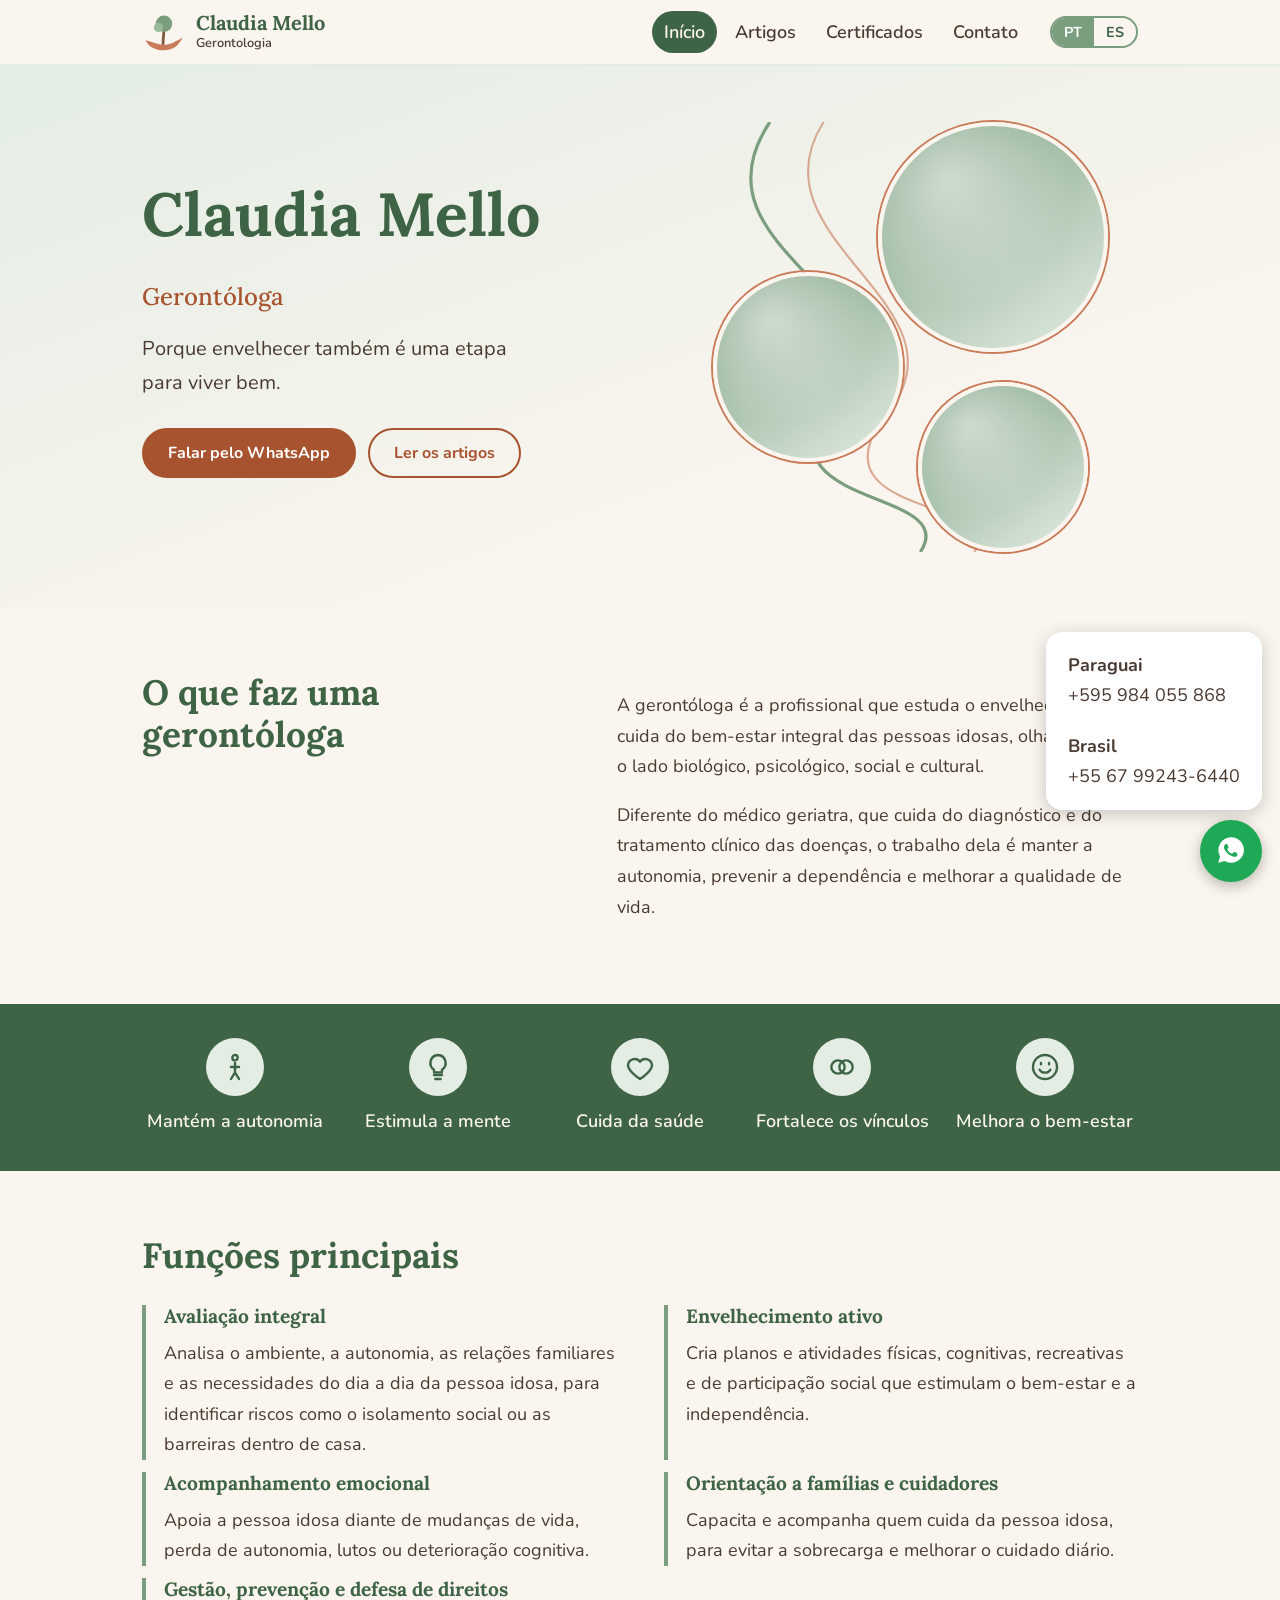
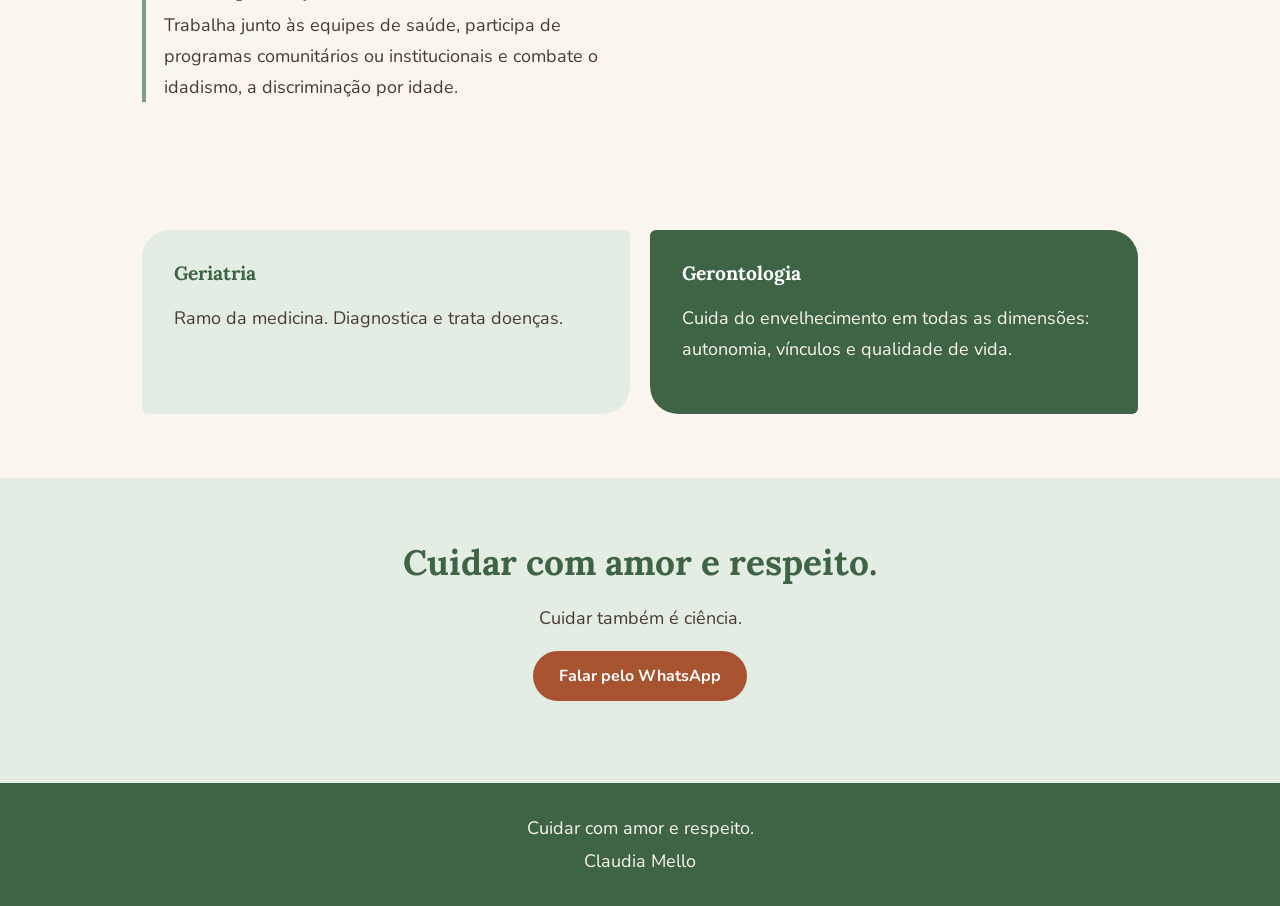
<file: index.html>
<!DOCTYPE html>
<html lang="pt-BR"><head><meta charset="utf-8">
<meta name="viewport" content="width=device-width,initial-scale=1">
<title data-es="Claudia Mello, Gerontóloga">Claudia Mello, Gerontóloga</title>
<meta name="description" content="Claudia Mello, gerontóloga. Artigos, certificados e contato.">
<link rel="preconnect" href="https://fonts.googleapis.com"><link rel="preconnect" href="https://fonts.gstatic.com" crossorigin>
<link href="https://fonts.googleapis.com/css2?family=Lora:wght@500;700&family=Nunito:wght@400;600;700&display=swap" rel="stylesheet">
<link rel="stylesheet" href="style.css"></head><body>
<header><div class="w bar"><a class="brand" href="index.html"><svg class="logo" viewBox="0 0 48 48" aria-hidden="true"><path d="M23 37c0-8 1-12 1-17" stroke="#7a5a3c" stroke-width="3" fill="none" stroke-linecap="round"/><circle cx="24" cy="15" r="9" fill="#7A9E7E"/><circle cx="18" cy="19" r="5" fill="#9bbb9d"/><path d="M4 33c8 2 14 5 20 5 6 0 12-3 20-8-3 8-10 14-20 14C14 44 7 40 4 33z" fill="#C97B5A"/></svg><span>Claudia Mello<small data-es="Gerontología">Gerontologia</small></span></a>
<nav><a href="index.html" aria-current="page" data-es="Inicio">Início</a><a href="artigos.html" data-es="Artículos">Artigos</a><a href="certificados.html" data-es="Certificados">Certificados</a><a href="contato.html" data-es="Contacto">Contato</a></nav><div class="lang" role="group" aria-label="Idioma"><button data-l="pt">PT</button><button data-l="es">ES</button></div></div></header>
<main><section class="hero"><div class="w hg"><div class="ht">
<h1 data-es="Claudia Mello">Claudia Mello</h1><p class="role" data-es="Gerontóloga">Gerontóloga</p><p class="lead" data-es="Porque envejecer también es una etapa para vivir bien.">Porque envelhecer também é uma etapa para viver bem.</p>
<p class="cta"><button class="btn" data-wa data-es="Hablar por WhatsApp">Falar pelo WhatsApp</button><a class="btn ghost" href="artigos.html" data-es="Leer los artículos">Ler os artigos</a></p></div>
<div class="fotos"><svg class="wave" viewBox="0 0 400 400" aria-hidden="true"><path d="M60 0C-20 120 200 160 120 260S240 340 200 400" fill="none" stroke="#7A9E7E" stroke-width="3"/><path d="M110 0C40 110 250 170 170 270S290 350 250 400" fill="none" stroke="#C97B5A" stroke-width="2" opacity=".6"/></svg>
<div class="foto f1" role="img" aria-label="Mãos de uma pessoa idosa"></div>
<div class="foto f2" role="img" aria-label="Casal de idosos sorrindo"></div>
<div class="foto f3" role="img" aria-label="Idosa com bengala"></div></div></div></section>
<section class="w sec"><div class="two"><div><h2 data-es="¿Qué hace una gerontóloga?">O que faz uma gerontóloga</h2></div><div><p data-es="Una gerontóloga es una profesional especializada en el proceso de envejecimiento y en el bienestar integral de las personas mayores desde un enfoque biológico, psicológico, social y cultural.">A gerontóloga é a profissional que estuda o envelhecimento e cuida do bem-estar integral das pessoas idosas, olhando para o lado biológico, psicológico, social e cultural.</p><p data-es="A diferencia de un médico geriatra —que se centra en el diagnóstico y tratamiento clínico de enfermedades—, su trabajo busca mantener la autonomía, prevenir la dependencia y mejorar la calidad de vida.">Diferente do médico geriatra, que cuida do diagnóstico e do tratamento clínico das doenças, o trabalho dela é manter a autonomia, prevenir a dependência e melhorar a qualidade de vida.</p></div></div></section>
<section class="band"><div class="w"><ul class="vals"><li><svg viewBox="0 0 24 24" aria-hidden="true"><circle cx="12" cy="5" r="2"/><path d="M12 9v7m0 0-3 5m3-5 3 5M9 12h6"/></svg><span data-es="Mantiene la autonomía">Mantém a autonomia</span></li><li><svg viewBox="0 0 24 24" aria-hidden="true"><path d="M9 18h6M10 21h4M12 3a6 6 0 0 0-3 11v2h6v-2a6 6 0 0 0-3-11z"/></svg><span data-es="Estimula la mente">Estimula a mente</span></li><li><svg viewBox="0 0 24 24" aria-hidden="true"><path d="M12 21s-8-5-9-10a5 5 0 0 1 9-3 5 5 0 0 1 9 3c-1 5-9 10-9 10z"/></svg><span data-es="Cuida la salud">Cuida da saúde</span></li><li><svg viewBox="0 0 24 24" aria-hidden="true"><circle cx="9" cy="12" r="5"/><circle cx="15" cy="12" r="5"/></svg><span data-es="Fortalece los vínculos">Fortalece os vínculos</span></li><li><svg viewBox="0 0 24 24" aria-hidden="true"><circle cx="12" cy="12" r="9"/><path d="M8 14c1.5 3 6.500 3 8 0M9 9v1M15 9v1"/></svg><span data-es="Mejora el bienestar">Melhora o bem-estar</span></li></ul></div></section>
<section class="w sec"><h2 data-es="Funciones principales">Funções principais</h2><div class="fn"><div><h3 data-es="Evaluación integral">Avaliação integral</h3><p data-es="Analiza el entorno, la autonomía, las relaciones familiares y las necesidades cotidianas de la persona mayor para detectar riesgos como el aislamiento social o barreras en el hogar.">Analisa o ambiente, a autonomia, as relações familiares e as necessidades do dia a dia da pessoa idosa, para identificar riscos como o isolamento social ou as barreiras dentro de casa.</p></div><div><h3 data-es="Envejecimiento activo">Envelhecimento ativo</h3><p data-es="Diseña planes y actividades (físicas, cognitivas, recreativas y de participación social) para promover el bienestar y la independencia.">Cria planos e atividades físicas, cognitivas, recreativas e de participação social que estimulam o bem-estar e a independência.</p></div><div><h3 data-es="Acompañamiento emocional y de procesos">Acompanhamento emocional</h3><p data-es="Apoya a la persona mayor ante cambios vitales, pérdida de autonomía, duelos o deterioro cognitivo.">Apoia a pessoa idosa diante de mudanças de vida, perda de autonomia, lutos ou deterioração cognitiva.</p></div><div><h3 data-es="Orientación a familias y cuidadores">Orientação a famílias e cuidadores</h3><p data-es="Capacita y acompaña a quienes cuidan al adulto mayor para prevenir la sobrecarga y mejorar la atención diaria.">Capacita e acompanha quem cuida da pessoa idosa, para evitar a sobrecarga e melhorar o cuidado diário.</p></div><div><h3 data-es="Gestión, prevención y defensa de derechos">Gestão, prevenção e defesa de direitos</h3><p data-es="Coordina con equipos de salud, participa en programas comunitarios o institucionales y combate el edadismo (discriminación por edad).">Trabalha junto às equipes de saúde, participa de programas comunitários ou institucionais e combate o idadismo, a discriminação por idade.</p></div></div></section>
<section class="w sec"><div class="vs"><div><h3 data-es="Geriatría">Geriatria</h3><p data-es="Rama de la medicina. Diagnostica y trata enfermedades.">Ramo da medicina. Diagnostica e trata doenças.</p></div><div class="g"><h3 data-es="Gerontología">Gerontologia</h3><p data-es="Atiende el envejecimiento en todas sus dimensiones: autonomía, vínculos y calidad de vida.">Cuida do envelhecimento em todas as dimensões: autonomia, vínculos e qualidade de vida.</p></div></div></section>
<section class="end"><div class="w"><h2 data-es="Cuidar con amor y respeto.">Cuidar com amor e respeito.</h2><p data-es="Cuidar también es ciencia.">Cuidar também é ciência.</p><p><button class="btn" data-wa data-es="Hablar por WhatsApp">Falar pelo WhatsApp</button></p></div></section></main>
<footer><div class="w"><p data-es="Cuidar con amor y respeto.">Cuidar com amor e respeito.</p><p>Claudia Mello</p></div></footer>
<div class="wa"><div id="wap" hidden><a data-n="595984055868" target="_blank" rel="noopener"><b data-es="Paraguay">Paraguai</b> +595 984 055 868</a><a data-n="5567992436440" target="_blank" rel="noopener"><b data-es="Brasil">Brasil</b> +55 67 99243-6440</a></div>
<button id="wab" aria-label="WhatsApp" aria-expanded="false"><svg viewBox="0 0 32 32"><path fill="#fff" d="M16 4a12 12 0 0 0-10.300 18L4 28l6.200-1.600A12 12 0 1 0 16 4zm6.500 16.800c-.3.800-1.600 1.500-2.200 1.600-.6.100-1.300.1-2.100-.1-.5-.2-1.100-.4-1.900-.8-3.300-1.400-5.400-4.700-5.600-4.900-.2-.2-1.300-1.700-1.300-3.200s.8-2.300 1.100-2.600c.3-.3.600-.4.800-.4h.6c.2 0 .5-.1.7.5l1 2.300c.1.200.1.400 0 .6l-.4.600-.5.600c-.2.200-.3.400-.1.700.2.300.8 1.300 1.700 2.100 1.200 1 2.200 1.400 2.500 1.500.3.200.5.100.7-.1l1-1.200c.2-.3.500-.2.700-.1l2.200 1c.3.200.5.300.5.500.1.200.1.800-.2 1.500z"/></svg></button></div>
<script src="script.js"></script></body></html>
</file>
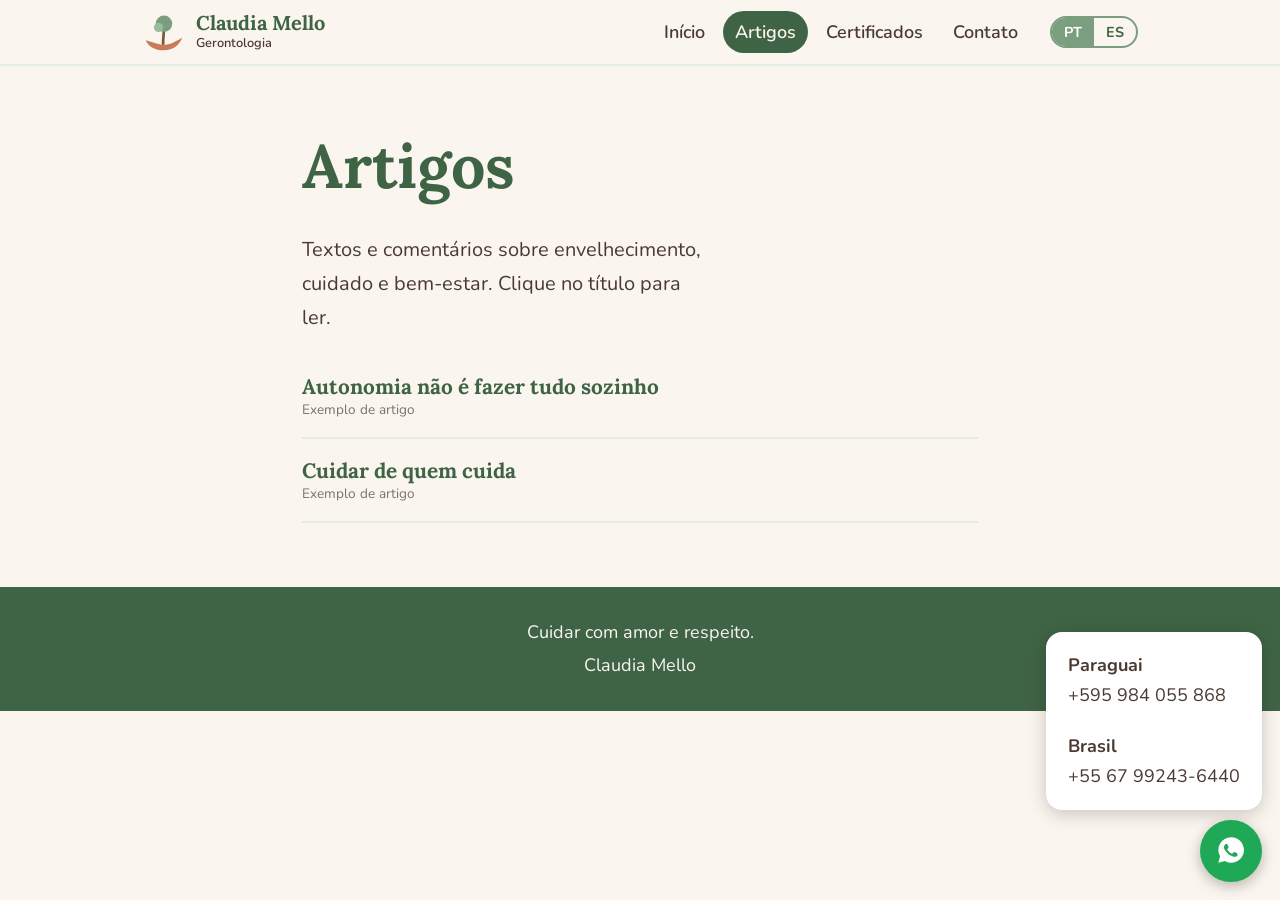
<file: artigos.html>
<!DOCTYPE html>
<html lang="pt-BR"><head><meta charset="utf-8">
<meta name="viewport" content="width=device-width,initial-scale=1">
<title data-es="Artículos, Claudia Mello">Artigos, Claudia Mello</title>
<meta name="description" content="Claudia Mello, gerontóloga. Artigos, certificados e contato.">
<link rel="preconnect" href="https://fonts.googleapis.com"><link rel="preconnect" href="https://fonts.gstatic.com" crossorigin>
<link href="https://fonts.googleapis.com/css2?family=Lora:wght@500;700&family=Nunito:wght@400;600;700&display=swap" rel="stylesheet">
<link rel="stylesheet" href="style.css"></head><body>
<header><div class="w bar"><a class="brand" href="index.html"><svg class="logo" viewBox="0 0 48 48" aria-hidden="true"><path d="M23 37c0-8 1-12 1-17" stroke="#7a5a3c" stroke-width="3" fill="none" stroke-linecap="round"/><circle cx="24" cy="15" r="9" fill="#7A9E7E"/><circle cx="18" cy="19" r="5" fill="#9bbb9d"/><path d="M4 33c8 2 14 5 20 5 6 0 12-3 20-8-3 8-10 14-20 14C14 44 7 40 4 33z" fill="#C97B5A"/></svg><span>Claudia Mello<small data-es="Gerontología">Gerontologia</small></span></a>
<nav><a href="index.html" data-es="Inicio">Início</a><a href="artigos.html" aria-current="page" data-es="Artículos">Artigos</a><a href="certificados.html" data-es="Certificados">Certificados</a><a href="contato.html" data-es="Contacto">Contato</a></nav><div class="lang" role="group" aria-label="Idioma"><button data-l="pt">PT</button><button data-l="es">ES</button></div></div></header>
<main><section class="w sec narrow"><h1 data-es="Artículos">Artigos</h1><p class="lead" data-es="Textos y comentarios sobre envejecimiento, cuidado y bienestar. Haz clic en el título para leer.">Textos e comentários sobre envelhecimento, cuidado e bem-estar. Clique no título para ler.</p><!-- Para cada novo artigo, copie um bloco details acima e troque os textos (data-es leva a versão em espanhol). --><details class="art"><summary><b data-es="Autonomía no es hacerlo todo solo">Autonomia não é fazer tudo sozinho</b><small>Exemplo de artigo</small></summary><p data-es="Tener autonomía es poder decidir sobre la propia vida, con el apoyo que sea necesario. Una persona puede necesitar ayuda para bañarse y seguir eligiendo qué viste, qué come y con quién conversa. El trabajo de la gerontología es proteger esas decisiones.">Ter autonomia é poder decidir sobre a própria vida, com o apoio que for preciso. Uma pessoa pode precisar de ajuda para tomar banho e continuar escolhendo o que veste, o que come e com quem conversa. O trabalho da gerontologia é proteger essas escolhas.</p></details><details class="art"><summary><b data-es="Cuidar a quien cuida">Cuidar de quem cuida</b><small>Exemplo de artigo</small></summary><p data-es="Quien cuida a un familiar mayor suele olvidarse de sí mismo. La sobrecarga aparece de a poco, en forma de cansancio, irritación y aislamiento. Pedir ayuda y repartir tareas también es parte del cuidado.">Quem cuida de um familiar idoso costuma esquecer de si mesmo. A sobrecarga aparece aos poucos, em forma de cansaço, irritação e isolamento. Pedir ajuda e dividir tarefas também faz parte do cuidado.</p></details></section></main>
<footer><div class="w"><p data-es="Cuidar con amor y respeto.">Cuidar com amor e respeito.</p><p>Claudia Mello</p></div></footer>
<div class="wa"><div id="wap" hidden><a data-n="595984055868" target="_blank" rel="noopener"><b data-es="Paraguay">Paraguai</b> +595 984 055 868</a><a data-n="5567992436440" target="_blank" rel="noopener"><b data-es="Brasil">Brasil</b> +55 67 99243-6440</a></div>
<button id="wab" aria-label="WhatsApp" aria-expanded="false"><svg viewBox="0 0 32 32"><path fill="#fff" d="M16 4a12 12 0 0 0-10.300 18L4 28l6.200-1.600A12 12 0 1 0 16 4zm6.500 16.800c-.3.800-1.600 1.500-2.200 1.600-.6.100-1.300.1-2.100-.1-.5-.2-1.100-.4-1.900-.8-3.300-1.400-5.400-4.700-5.600-4.900-.2-.2-1.300-1.700-1.300-3.200s.8-2.300 1.100-2.600c.3-.3.600-.4.800-.4h.6c.2 0 .5-.1.7.5l1 2.300c.1.200.1.400 0 .6l-.4.600-.5.600c-.2.200-.3.400-.1.700.2.300.8 1.300 1.700 2.100 1.200 1 2.200 1.400 2.500 1.500.3.200.5.100.7-.1l1-1.200c.2-.3.500-.2.700-.1l2.200 1c.3.200.5.300.5.500.1.200.1.800-.2 1.500z"/></svg></button></div>
<script src="script.js"></script></body></html>
</file>
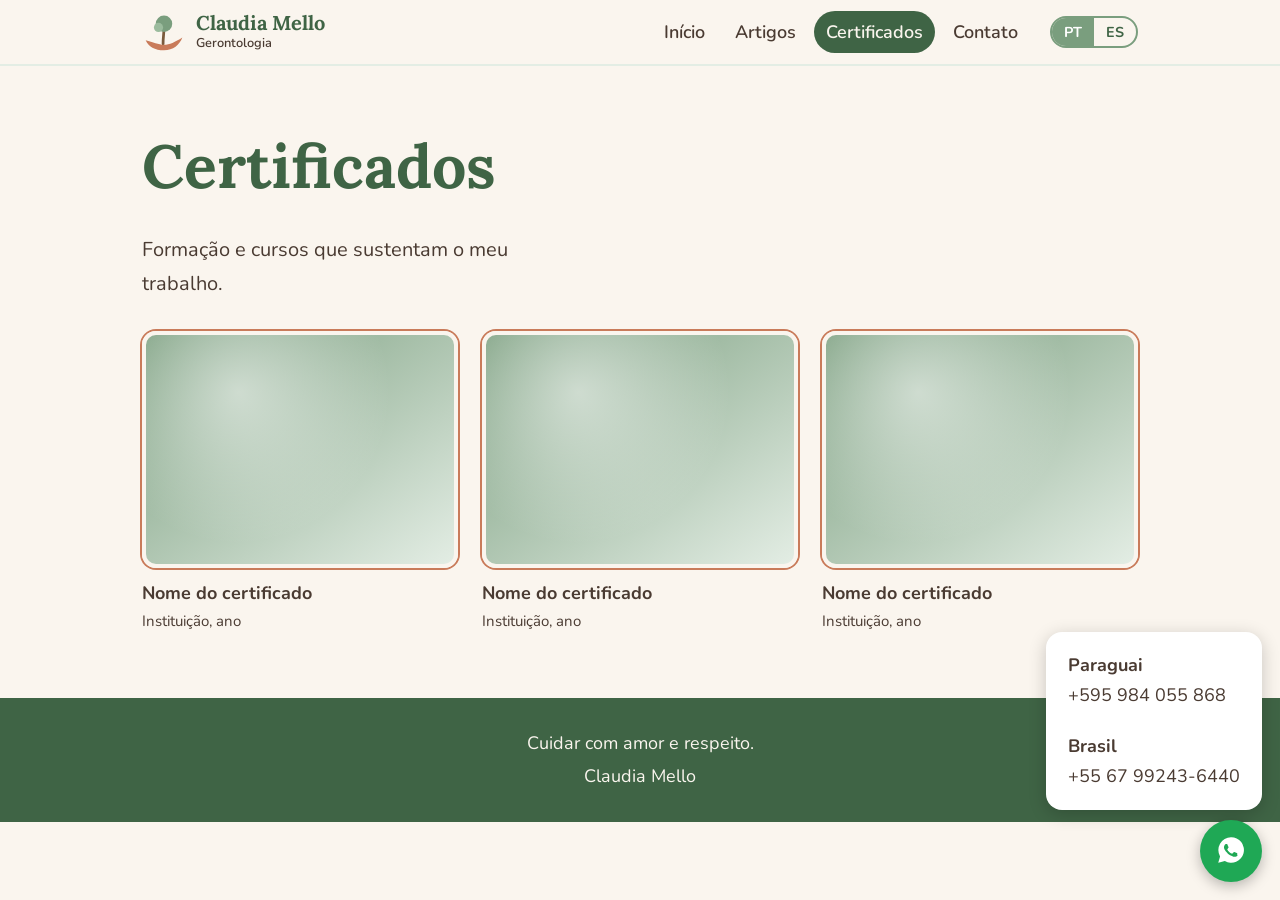
<file: certificados.html>
<!DOCTYPE html>
<html lang="pt-BR"><head><meta charset="utf-8">
<meta name="viewport" content="width=device-width,initial-scale=1">
<title data-es="Certificados, Claudia Mello">Certificados, Claudia Mello</title>
<meta name="description" content="Claudia Mello, gerontóloga. Artigos, certificados e contato.">
<link rel="preconnect" href="https://fonts.googleapis.com"><link rel="preconnect" href="https://fonts.gstatic.com" crossorigin>
<link href="https://fonts.googleapis.com/css2?family=Lora:wght@500;700&family=Nunito:wght@400;600;700&display=swap" rel="stylesheet">
<link rel="stylesheet" href="style.css"></head><body>
<header><div class="w bar"><a class="brand" href="index.html"><svg class="logo" viewBox="0 0 48 48" aria-hidden="true"><path d="M23 37c0-8 1-12 1-17" stroke="#7a5a3c" stroke-width="3" fill="none" stroke-linecap="round"/><circle cx="24" cy="15" r="9" fill="#7A9E7E"/><circle cx="18" cy="19" r="5" fill="#9bbb9d"/><path d="M4 33c8 2 14 5 20 5 6 0 12-3 20-8-3 8-10 14-20 14C14 44 7 40 4 33z" fill="#C97B5A"/></svg><span>Claudia Mello<small data-es="Gerontología">Gerontologia</small></span></a>
<nav><a href="index.html" data-es="Inicio">Início</a><a href="artigos.html" data-es="Artículos">Artigos</a><a href="certificados.html" aria-current="page" data-es="Certificados">Certificados</a><a href="contato.html" data-es="Contacto">Contato</a></nav><div class="lang" role="group" aria-label="Idioma"><button data-l="pt">PT</button><button data-l="es">ES</button></div></div></header>
<main><section class="w sec"><h1 data-es="Certificados">Certificados</h1><p class="lead" data-es="Formación y cursos que respaldan mi trabajo.">Formação e cursos que sustentam o meu trabalho.</p><div class="cg"><figure class="cert"><div class="foto" role="img" aria-label="Certificado"></div><figcaption><b data-es="Nombre del certificado">Nome do certificado</b><small><span data-es="Institución, año">Instituição, ano</span></small></figcaption></figure><figure class="cert"><div class="foto" role="img" aria-label="Certificado"></div><figcaption><b data-es="Nombre del certificado">Nome do certificado</b><small><span data-es="Institución, año">Instituição, ano</span></small></figcaption></figure><figure class="cert"><div class="foto" role="img" aria-label="Certificado"></div><figcaption><b data-es="Nombre del certificado">Nome do certificado</b><small><span data-es="Institución, año">Instituição, ano</span></small></figcaption></figure></div></section></main>
<footer><div class="w"><p data-es="Cuidar con amor y respeto.">Cuidar com amor e respeito.</p><p>Claudia Mello</p></div></footer>
<div class="wa"><div id="wap" hidden><a data-n="595984055868" target="_blank" rel="noopener"><b data-es="Paraguay">Paraguai</b> +595 984 055 868</a><a data-n="5567992436440" target="_blank" rel="noopener"><b data-es="Brasil">Brasil</b> +55 67 99243-6440</a></div>
<button id="wab" aria-label="WhatsApp" aria-expanded="false"><svg viewBox="0 0 32 32"><path fill="#fff" d="M16 4a12 12 0 0 0-10.300 18L4 28l6.200-1.600A12 12 0 1 0 16 4zm6.500 16.800c-.3.800-1.600 1.500-2.200 1.600-.6.100-1.300.1-2.100-.1-.5-.2-1.100-.4-1.900-.8-3.300-1.400-5.400-4.700-5.600-4.900-.2-.2-1.300-1.700-1.300-3.200s.8-2.300 1.100-2.600c.3-.3.600-.4.800-.4h.6c.2 0 .5-.1.7.5l1 2.300c.1.200.1.400 0 .6l-.4.600-.5.600c-.2.200-.3.400-.1.700.2.300.8 1.300 1.700 2.100 1.200 1 2.200 1.400 2.500 1.500.3.200.5.100.7-.1l1-1.200c.2-.3.500-.2.700-.1l2.200 1c.3.200.5.300.5.500.1.200.1.800-.2 1.500z"/></svg></button></div>
<script src="script.js"></script></body></html>
</file>
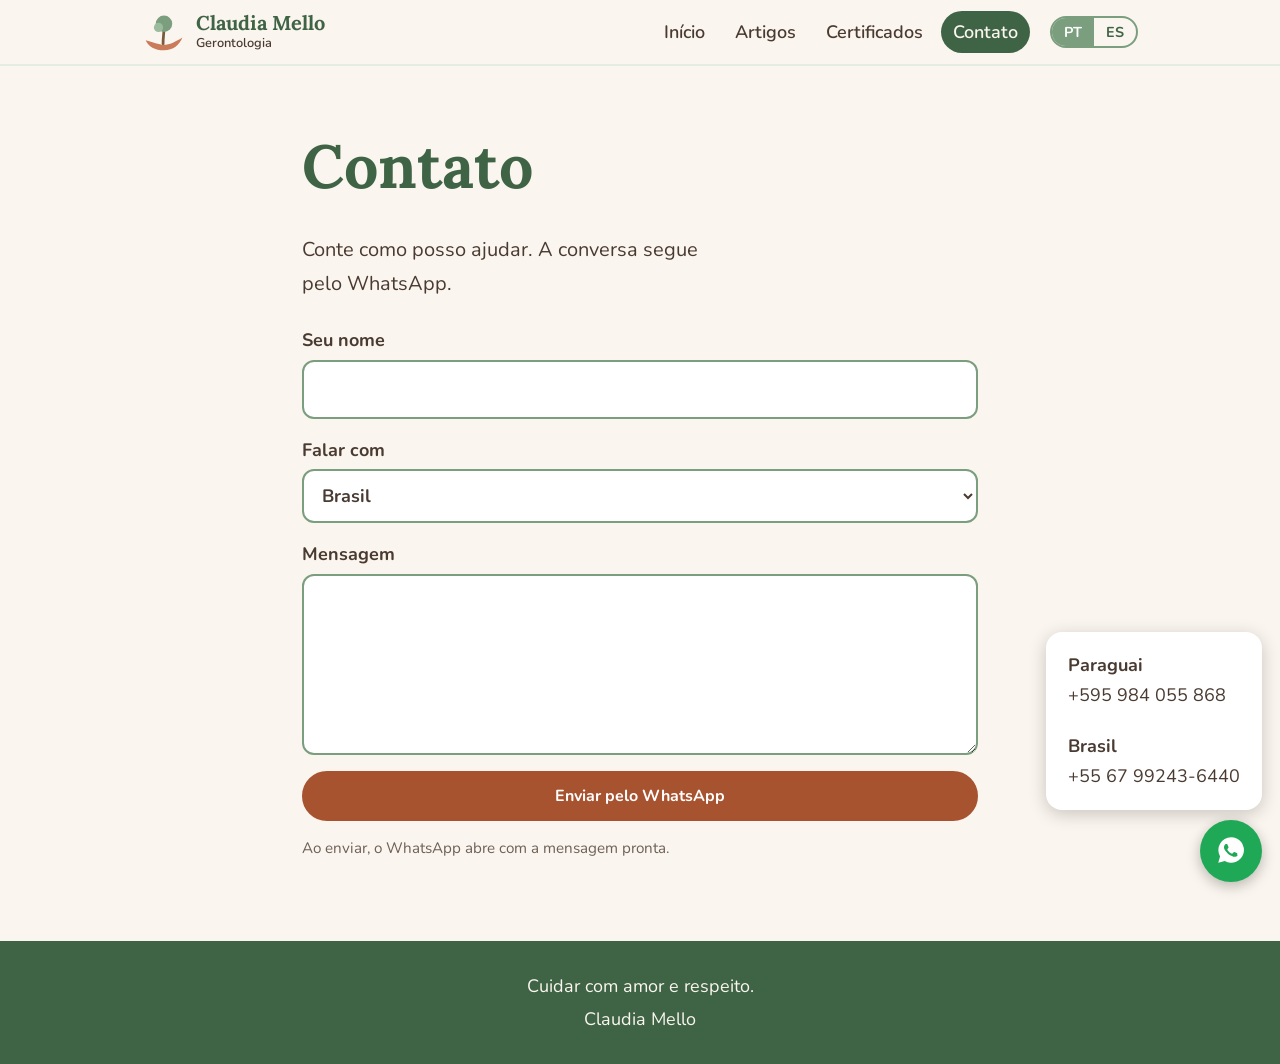
<file: contato.html>
<!DOCTYPE html>
<html lang="pt-BR"><head><meta charset="utf-8">
<meta name="viewport" content="width=device-width,initial-scale=1">
<title data-es="Contacto, Claudia Mello">Contato, Claudia Mello</title>
<meta name="description" content="Claudia Mello, gerontóloga. Artigos, certificados e contato.">
<link rel="preconnect" href="https://fonts.googleapis.com"><link rel="preconnect" href="https://fonts.gstatic.com" crossorigin>
<link href="https://fonts.googleapis.com/css2?family=Lora:wght@500;700&family=Nunito:wght@400;600;700&display=swap" rel="stylesheet">
<link rel="stylesheet" href="style.css"></head><body>
<header><div class="w bar"><a class="brand" href="index.html"><svg class="logo" viewBox="0 0 48 48" aria-hidden="true"><path d="M23 37c0-8 1-12 1-17" stroke="#7a5a3c" stroke-width="3" fill="none" stroke-linecap="round"/><circle cx="24" cy="15" r="9" fill="#7A9E7E"/><circle cx="18" cy="19" r="5" fill="#9bbb9d"/><path d="M4 33c8 2 14 5 20 5 6 0 12-3 20-8-3 8-10 14-20 14C14 44 7 40 4 33z" fill="#C97B5A"/></svg><span>Claudia Mello<small data-es="Gerontología">Gerontologia</small></span></a>
<nav><a href="index.html" data-es="Inicio">Início</a><a href="artigos.html" data-es="Artículos">Artigos</a><a href="certificados.html" data-es="Certificados">Certificados</a><a href="contato.html" aria-current="page" data-es="Contacto">Contato</a></nav><div class="lang" role="group" aria-label="Idioma"><button data-l="pt">PT</button><button data-l="es">ES</button></div></div></header>
<main><section class="w sec narrow"><h1 data-es="Contacto">Contato</h1><p class="lead" data-es="Cuéntame cómo puedo ayudar. La conversación sigue por WhatsApp.">Conte como posso ajudar. A conversa segue pelo WhatsApp.</p>
<form id="cf"><label><span data-es="Tu nombre">Seu nome</span><input name="n" required autocomplete="name"></label>
<label><span data-es="Hablar con">Falar com</span><select name="c"><option value="5567992436440" data-es="Brasil">Brasil</option><option value="595984055868" data-es="Paraguay">Paraguai</option></select></label>
<label><span data-es="Mensaje">Mensagem</span><textarea name="m" rows="5" required></textarea></label>
<button class="btn" data-es="Enviar por WhatsApp">Enviar pelo WhatsApp</button></form>
<p class="note" data-es="Al enviar, se abre WhatsApp con el mensaje listo.">Ao enviar, o WhatsApp abre com a mensagem pronta.</p></section></main>
<footer><div class="w"><p data-es="Cuidar con amor y respeto.">Cuidar com amor e respeito.</p><p>Claudia Mello</p></div></footer>
<div class="wa"><div id="wap" hidden><a data-n="595984055868" target="_blank" rel="noopener"><b data-es="Paraguay">Paraguai</b> +595 984 055 868</a><a data-n="5567992436440" target="_blank" rel="noopener"><b data-es="Brasil">Brasil</b> +55 67 99243-6440</a></div>
<button id="wab" aria-label="WhatsApp" aria-expanded="false"><svg viewBox="0 0 32 32"><path fill="#fff" d="M16 4a12 12 0 0 0-10.300 18L4 28l6.200-1.600A12 12 0 1 0 16 4zm6.500 16.800c-.3.800-1.600 1.500-2.200 1.600-.6.100-1.300.1-2.100-.1-.5-.2-1.100-.4-1.900-.8-3.300-1.400-5.400-4.700-5.600-4.900-.2-.2-1.300-1.700-1.300-3.200s.8-2.300 1.100-2.600c.3-.3.600-.4.800-.4h.6c.2 0 .5-.1.7.5l1 2.300c.1.200.1.400 0 .6l-.4.600-.5.600c-.2.200-.3.400-.1.700.2.300.8 1.300 1.700 2.100 1.200 1 2.200 1.400 2.500 1.500.3.200.5.100.7-.1l1-1.200c.2-.3.500-.2.700-.1l2.200 1c.3.200.5.300.5.500.1.200.1.800-.2 1.500z"/></svg></button></div>
<script src="script.js"></script></body></html>
</file>
<file: style.css>
:root{--c:#FAF5EE;--s:#7A9E7E;--sd:#3F6445;--sl:#E3EDE4;--t:#C97B5A;--td:#A8532F;--k:#4A3B32}
*{box-sizing:border-box}html{scroll-behavior:smooth}
body{margin:0;background:var(--c);color:var(--k);font:18px/1.7 Nunito,system-ui,sans-serif}
h1,h2,h3{font-family:Lora,Georgia,serif;line-height:1.2;color:var(--sd);margin:0 0 .5em}
h1{font-size:clamp(2.3rem,6vw,3.8rem)}h2{font-size:clamp(1.6rem,3vw,2.2rem)}h3{font-size:1.2rem}
.w{max-width:1040px;margin:auto;padding:0 22px}.narrow{max-width:720px}.sec{padding:64px 22px}
a{color:var(--td)}:focus-visible{outline:3px solid var(--td);outline-offset:3px}
header{background:var(--c);border-bottom:2px solid var(--sl);position:sticky;top:0;z-index:5}
.bar{display:flex;align-items:center;gap:20px;padding-top:10px;padding-bottom:10px;flex-wrap:wrap}
.brand{display:flex;align-items:center;gap:10px;text-decoration:none;color:var(--sd);font:700 1.25rem Lora,serif;margin-right:auto}
.brand span{display:flex;flex-direction:column;line-height:1.1}.brand small{font:600 .8rem Nunito,sans-serif;color:var(--k)}
.logo{width:44px;height:44px}
nav{display:flex;gap:6px;flex-wrap:wrap}nav a{padding:6px 12px;border-radius:99px;text-decoration:none;color:var(--k);font-weight:600}
nav a:hover{background:var(--sl)}nav a[aria-current]{background:var(--sd);color:var(--c)}
.lang{display:flex;border:2px solid var(--s);border-radius:99px;overflow:hidden}
.lang button{border:0;background:none;padding:4px 12px;font:700 .9rem Nunito,sans-serif;color:var(--sd);cursor:pointer}
.lang button[aria-pressed=true]{background:var(--s);color:#fff}
.btn{display:inline-block;border:2px solid var(--td);background:var(--td);color:#fff;padding:12px 24px;border-radius:99px;font:700 1rem Nunito,sans-serif;text-decoration:none;cursor:pointer}
.btn:hover{background:#8f4424}.ghost{background:none;color:var(--td)}.ghost:hover{background:var(--sl)}
.cta{display:flex;gap:12px;flex-wrap:wrap;margin-top:28px}
.hero{background:linear-gradient(160deg,var(--sl),var(--c) 70%);overflow:hidden}
.hg{display:grid;grid-template-columns:1.1fr .9fr;gap:30px;align-items:center;padding-top:56px;padding-bottom:56px}
.role{font:500 1.5rem Lora,serif;color:var(--td);margin:0}.lead{font-size:1.25rem;max-width:34ch}
.fotos{position:relative;height:430px}.wave{position:absolute;inset:0;width:100%;height:100%}
.foto{background:radial-gradient(circle at 30% 25%,#fff8,transparent 55%),linear-gradient(145deg,var(--s),var(--sl));border:4px solid var(--c);box-shadow:0 0 0 2px var(--t)}
.foto img{width:100%;height:100%;object-fit:cover;display:block}
.fotos .foto{position:absolute;border-radius:50%;overflow:hidden}
.f1{width:230px;height:230px;top:0;right:30px}.f2{width:190px;height:190px;top:150px;left:10px}.f3{width:170px;height:170px;bottom:0;right:50px}
.two{display:grid;grid-template-columns:1fr 1.2fr;gap:40px}
.band{background:var(--sd);color:var(--c)}.vals{list-style:none;margin:0;padding:34px 0;display:grid;grid-template-columns:repeat(5,1fr);gap:16px;text-align:center}
.vals li{display:flex;flex-direction:column;align-items:center;gap:10px;font-weight:600}
.vals svg{width:58px;height:58px;padding:13px;border-radius:50%;background:var(--sl);stroke:var(--sd);fill:none;stroke-width:1.8;stroke-linecap:round;stroke-linejoin:round}
.fn{display:grid;grid-template-columns:1fr 1fr;gap:12px 48px;margin-top:28px}
.fn>div{border-left:4px solid var(--s);padding-left:18px}.fn p{margin:0}
.vs{display:grid;grid-template-columns:1fr 1fr;gap:20px}
.vs>div{padding:32px;border-radius:28px 6px 28px 6px;background:var(--sl)}.vs .g{background:var(--sd);color:var(--c);border-radius:6px 28px 6px 28px}.vs .g h3{color:#fff}
.end{background:var(--sl);text-align:center;padding:64px 0}
.art{border-bottom:2px solid var(--sl);padding:18px 0}.art summary{cursor:pointer;font:700 1.3rem Lora,serif;color:var(--sd);display:flex;flex-direction:column}
.art summary small{font:400 .85rem Nunito,sans-serif;color:var(--k);opacity:.7}.art[open] summary{color:var(--td)}
.cg{display:grid;grid-template-columns:repeat(auto-fill,minmax(250px,1fr));gap:24px;margin-top:30px}
.cert{margin:0}.cert .foto{aspect-ratio:4/3;border-radius:14px}.cert figcaption{display:flex;flex-direction:column;padding-top:10px}
form{display:grid;gap:16px;margin-top:24px}label{display:grid;gap:4px;font-weight:700}
input,select,textarea{font:inherit;padding:12px 14px;border:2px solid var(--s);border-radius:12px;background:#fff;color:var(--k)}
.note{font-size:.95rem;opacity:.8}
footer{background:var(--sd);color:var(--c);padding:28px 0;text-align:center}footer p{margin:2px}
.wa{position:fixed;right:18px;bottom:18px;z-index:9;display:flex;flex-direction:column;align-items:flex-end;gap:10px}
#wab{width:62px;height:62px;border-radius:50%;border:0;background:#1fa855;cursor:pointer;box-shadow:0 4px 14px #0004}#wab svg{width:34px;height:34px}
#wap{background:#fff;border-radius:16px;padding:8px;box-shadow:0 4px 18px #0003;display:grid}
#wap a{padding:10px 14px;text-decoration:none;color:var(--k);border-radius:10px;display:flex;flex-direction:column}#wap a:hover{background:var(--sl)}
@media(max-width:760px){.hg,.two,.fn,.vs{grid-template-columns:1fr}.vals{grid-template-columns:repeat(2,1fr)}.fotos{height:360px}.sec{padding:44px 22px}}
@media(prefers-reduced-motion:reduce){html{scroll-behavior:auto}}
</file>
